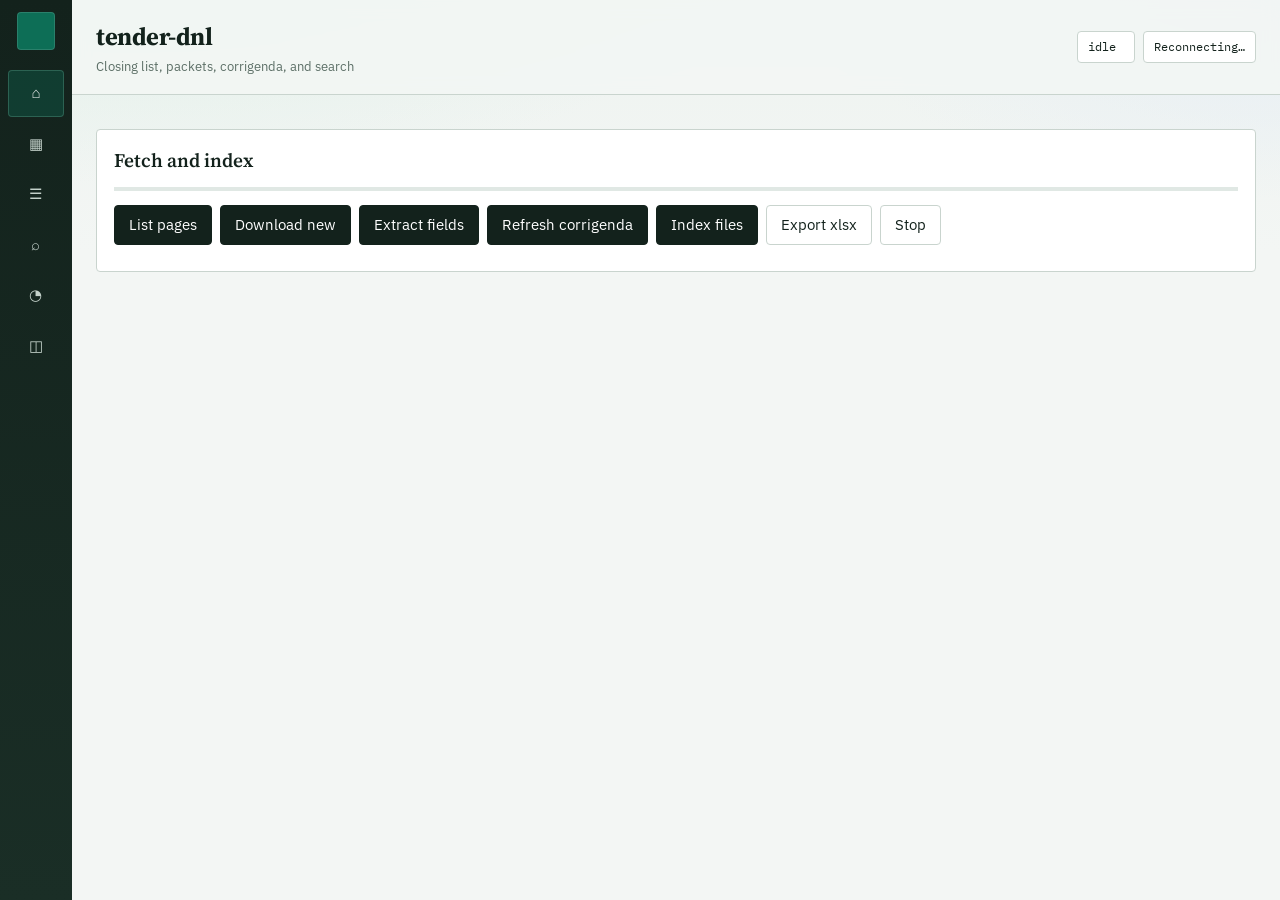
<file: static/index.html>
<!DOCTYPE html>
<html lang="en">
<head>
<meta charset="utf-8">
<meta name="viewport" content="width=device-width, initial-scale=1">
<title>tender-dnl</title>
<link rel="preconnect" href="https://fonts.googleapis.com">
<link rel="preconnect" href="https://fonts.gstatic.com" crossorigin>
<link href="https://fonts.googleapis.com/css2?family=IBM+Plex+Mono:wght@400;500&family=IBM+Plex+Sans:wght@400;500;600;650&family=Source+Serif+4:opsz,wght@8..60,600;8..60,700&display=swap" rel="stylesheet">
<link rel="stylesheet" href="/static/app.css?v=corr-map2">
</head>
<body>
<div class="app">
  <aside class="sidebar">
    <div class="sidebar-brand">
      <span class="mark" aria-hidden="true"></span>
      <div>
        <strong>tender-dnl</strong>
        <span>TN GePNIC ops</span>
      </div>
    </div>
    <p class="nav-label">Workspace</p>
    <nav>
      <button class="active" data-tab="overview" title="Overview">
        <span class="nav-icon" aria-hidden="true">⌂</span><span class="nav-text">Overview</span>
      </button>
      <button data-tab="departments" title="Departments">
        <span class="nav-icon" aria-hidden="true">▦</span><span class="nav-text">Departments</span>
      </button>
      <button data-tab="tenders" title="Tenders">
        <span class="nav-icon" aria-hidden="true">☰</span><span class="nav-text">Tenders</span>
      </button>
      <button data-tab="files" title="Files">
        <span class="nav-icon" aria-hidden="true">⌕</span><span class="nav-text">Files</span>
      </button>
      <button data-tab="usage" title="Usage">
        <span class="nav-icon" aria-hidden="true">◔</span><span class="nav-text">Usage</span>
      </button>
      <a class="nav-link" href="/static/information-map.html" title="Information map">
        <span class="nav-icon" aria-hidden="true">◫</span><span class="nav-text">Info map</span>
      </a>
    </nav>
  </aside>
  <div class="workspace">
    <header class="top">
      <div class="brand">
        <h1>tender-dnl</h1>
        <p>Closing list, packets, corrigenda, and search</p>
      </div>
      <div class="top-status">
        <button type="button" id="job-chip" class="job-chip" title="Open Overview">
          <span id="job-chip-phase">idle</span>
          <span id="job-chip-progress"></span>
        </button>
        <div id="live" class="live">Connecting…</div>
      </div>
    </header>
    <main>
      <section id="overview" class="panel active">
        <div class="stats" id="stats"></div>
        <section class="card job">
          <div class="card-head">
            <h2>Fetch and index</h2>
            <p id="job-phase"></p>
          </div>
          <div class="progress-track" aria-hidden="true">
            <div id="job-progress" class="progress-fill"></div>
          </div>
          <div class="actions">
            <button id="list" type="button">List pages</button>
            <button id="download" type="button">Download new</button>
            <button id="extract" type="button">Extract fields</button>
            <button id="corr-refresh" type="button">Refresh corrigenda</button>
            <button id="index" type="button">Index files</button>
            <button id="export" type="button" class="secondary">Export xlsx</button>
            <button id="stop" type="button" class="secondary">Stop</button>
          </div>
          <p id="job-detail"></p>
        </section>
      </section>
      <section id="departments" class="panel">
        <div id="dept-list" class="dept-pane">
          <div class="search-bar">
            <input id="dept-filter" type="search" placeholder="Filter departments" autocomplete="off">
          </div>
          <p id="dept-meta" class="muted"></p>
          <div class="dept-grid" id="dept-grid"></div>
        </div>
        <div id="dept-detail" class="dept-pane" hidden>
          <div class="dept-toolbar">
            <button type="button" class="secondary" id="dept-back">All departments</button>
            <div>
              <h2 id="dept-title"></h2>
              <p id="dept-summary" class="muted"></p>
            </div>
          </div>
          <div class="filters">
            <label>Stage
              <select id="dept-lifecycle">
                <option value="">All</option>
                <option value="open">Open</option>
                <option value="closing_soon">Closing soon</option>
                <option value="expired">Expired</option>
              </select>
            </label>
          </div>
          <div class="layout">
            <section class="card table-card">
              <table>
                <thead>
                  <tr>
                    <th>Tender</th>
                    <th>Published</th>
                    <th>Closing</th>
                    <th>Opening</th>
                    <th>Stage</th>
                    <th>Packet</th>
                  </tr>
                </thead>
                <tbody id="dept-rows"></tbody>
              </table>
            </section>
            <section class="card files-card" id="dept-packet">
              <h2>Packet</h2>
              <p class="muted">Select a tender to see extracted files.</p>
            </section>
          </div>
          <div class="pager">
            <button id="dept-prev" type="button" class="secondary">Previous</button>
            <span id="dept-pageinfo"></span>
            <button id="dept-next" type="button" class="secondary">Next</button>
          </div>
        </div>
      </section>
      <section id="tenders" class="panel">
        <div class="filters tender-filters">
          <label class="filter-search">Search
            <input id="tender-q" type="search" placeholder="ID, title, or organisation" autocomplete="off">
          </label>
          <label>Stage
            <select id="lifecycle">
              <option value="">All</option>
              <option value="open">Open</option>
              <option value="closing_soon">Closing soon</option>
              <option value="expired">Expired</option>
            </select>
          </label>
          <label>Packet
            <select id="packet-status">
              <option value="downloaded" selected>Downloaded</option>
              <option value="extracted">Extracted</option>
              <option value="failed">Failed</option>
              <option value="">All</option>
            </select>
          </label>
          <label>Closing
            <select id="closing-preset">
              <option value="">Any</option>
              <option value="7">Next 7 days</option>
              <option value="30">Next 30 days</option>
              <option value="custom">Custom range</option>
            </select>
          </label>
          <label id="closing-from-wrap" hidden>From
            <input type="date" id="closing_from">
          </label>
          <label id="closing-to-wrap" hidden>To
            <input type="date" id="closing_to">
          </label>
          <button id="tender-clear" type="button" class="secondary">Clear</button>
        </div>
        <p id="tender-meta" class="muted"></p>
        <div id="tender-cards" class="tender-cards"></div>
        <div class="pager">
          <button id="prev" type="button" class="secondary">Previous</button>
          <span id="pageinfo"></span>
          <button id="next" type="button" class="secondary">Next</button>
        </div>
      </section>
      <section id="files" class="panel">
        <form id="search-form" class="command-search">
          <label class="command-field">
            <span class="command-hint">/</span>
            <input id="query" type="search" placeholder="Search file names and document text" autocomplete="off">
          </label>
          <label class="check"><input id="include-expired" type="checkbox"> Include expired</label>
          <button type="submit">Search</button>
        </form>
        <div class="chip-row" id="stage-chips">
          <button type="button" class="chip active" data-lifecycle="">All stages</button>
          <button type="button" class="chip" data-lifecycle="open">Open</button>
          <button type="button" class="chip" data-lifecycle="closing_soon">Closing soon</button>
          <button type="button" class="chip" data-lifecycle="expired">Expired</button>
        </div>
        <div class="chip-row" id="extension-chips"></div>
        <p id="search-meta" class="muted"></p>
        <div class="charts" id="search-charts" hidden>
          <section class="card chart-card">
            <h3>By stage</h3>
            <div id="chart-lifecycle" class="bars"></div>
          </section>
          <section class="card chart-card">
            <h3>By file type</h3>
            <div id="chart-extension" class="bars"></div>
          </section>
          <section class="card chart-card">
            <h3>By organisation</h3>
            <div id="chart-organisation" class="bars"></div>
          </section>
        </div>
        <div class="search-layout">
          <div id="results" class="results-list"></div>
          <aside class="card detail-pane" id="detail-pane">
            <h2>File detail</h2>
            <p class="muted">Select a matching file to inspect it.</p>
          </aside>
        </div>
        <div class="pager" id="search-pager" hidden>
          <button id="search-prev" type="button" class="secondary">Previous</button>
          <span id="search-pageinfo"></span>
          <button id="search-next" type="button" class="secondary">Next</button>
        </div>
      </section>
      <section id="usage" class="panel">
        <div class="usage-stack" id="usage-root">
          <p class="usage-intro muted">External services and local infrastructure this stack depends on, with live usage where we track it.</p>
          <div class="dep-grid" id="dep-grid"></div>
          <section class="usage-table-wrap" id="captcha-wrap">
            <h3>2Captcha — images by day</h3>
            <div id="captcha"></div>
          </section>
        </div>
      </section>
    </main>
  </div>
</div>
<dialog id="corr-dialog" class="corr-dialog">
  <div class="corr-dialog-head">
    <div>
      <h2 id="corr-dialog-title">Corrigendum</h2>
      <p id="corr-dialog-summary" class="muted"></p>
    </div>
    <button type="button" class="secondary" id="corr-dialog-close">Close</button>
  </div>
  <div id="corr-dialog-body"></div>
</dialog>
<script src="/static/app.js?v=corr-map2"></script>
</body>
</html>
</file>
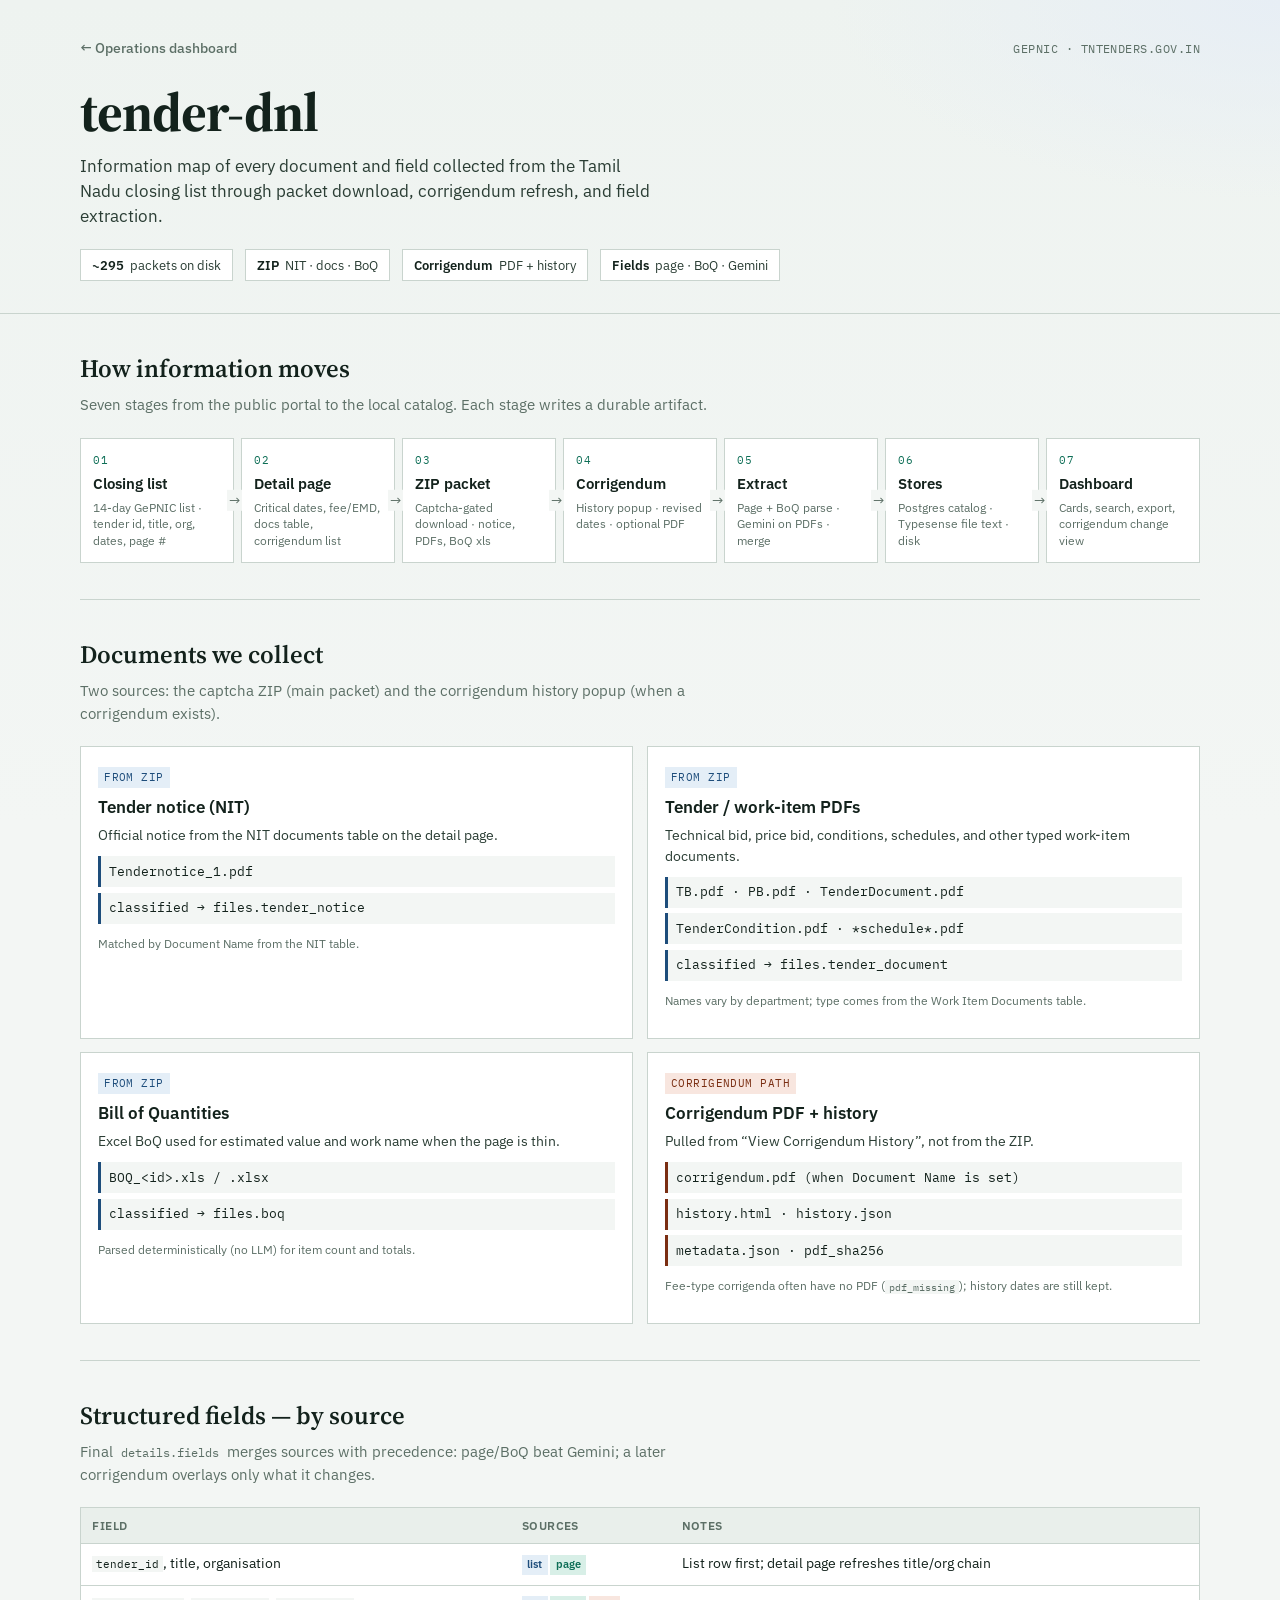
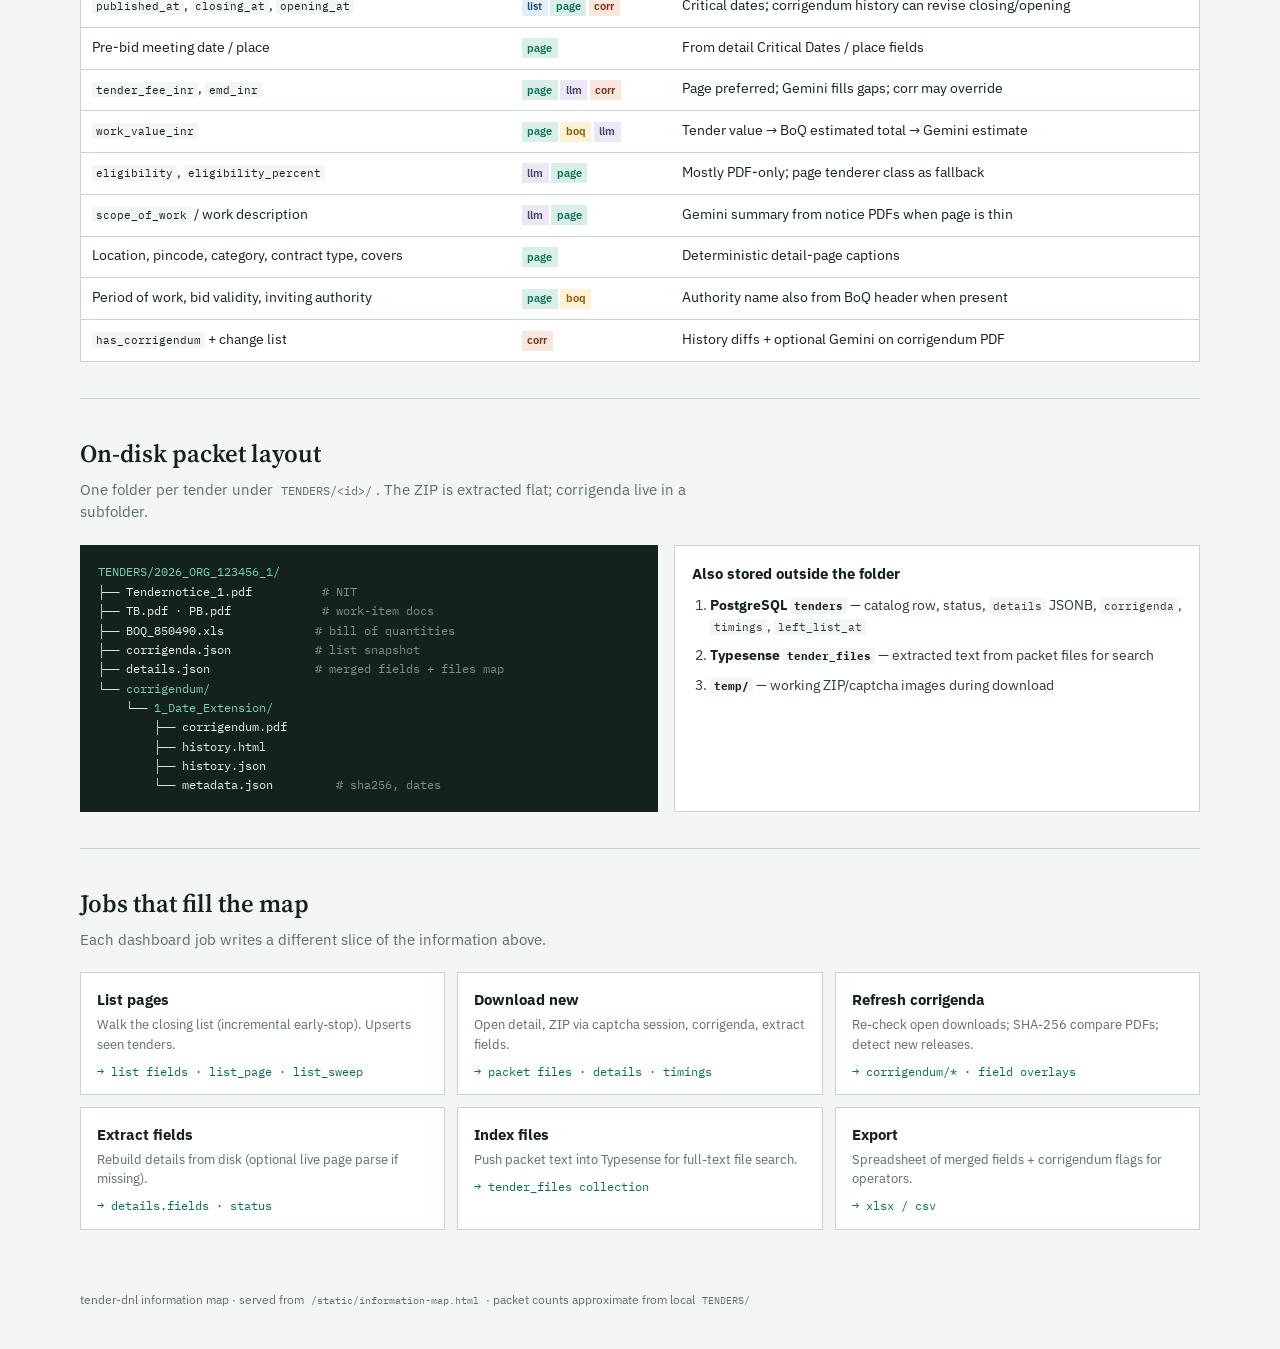
<file: static/information-map.html>
<!DOCTYPE html>
<html lang="en">
<head>
<meta charset="utf-8">
<meta name="viewport" content="width=device-width, initial-scale=1">
<title>tender-dnl — information map</title>
<link rel="preconnect" href="https://fonts.googleapis.com">
<link rel="preconnect" href="https://fonts.gstatic.com" crossorigin>
<link href="https://fonts.googleapis.com/css2?family=IBM+Plex+Mono:wght@400;500&family=IBM+Plex+Sans:wght@400;500;600&family=Source+Serif+4:opsz,wght@8..60,600;8..60,700&display=swap" rel="stylesheet">
<style>
  :root {
    --ink: #13221c;
    --ink-soft: #2a3d34;
    --muted: #5c6f66;
    --line: #c9d4ce;
    --paper: #f3f6f4;
    --panel: #ffffff;
    --accent: #0d6e56;
    --accent-soft: #d8efe7;
    --warn: #8a5a00;
    --warn-soft: #fff1d6;
    --doc: #1e4d7b;
    --doc-soft: #e4eef7;
    --corr: #7a2e12;
    --corr-soft: #f8e6df;
    --meta: #4a3f6b;
    --meta-soft: #ebe7f4;
    --shadow: 0 1px 0 rgba(19, 34, 28, 0.06);
  }

  * { box-sizing: border-box; margin: 0; padding: 0; }
  html { scroll-behavior: smooth; }
  body {
    font-family: "IBM Plex Sans", system-ui, sans-serif;
    color: var(--ink);
    background:
      radial-gradient(1200px 500px at 10% -10%, #dff0e8 0%, transparent 55%),
      radial-gradient(900px 400px at 100% 0%, #e7eef5 0%, transparent 50%),
      linear-gradient(180deg, #eef3f0 0%, var(--paper) 28%, var(--paper) 100%);
    line-height: 1.5;
    min-height: 100vh;
  }

  a { color: var(--accent); text-decoration: none; }
  a:hover { text-decoration: underline; }

  .wrap {
    width: min(1120px, calc(100% - 2rem));
    margin: 0 auto;
  }

  /* —— hero —— */
  .hero {
    padding: 2.4rem 0 2rem;
    border-bottom: 1px solid var(--line);
  }
  .hero-top {
    display: flex;
    justify-content: space-between;
    align-items: baseline;
    gap: 1rem;
    margin-bottom: 1.6rem;
  }
  .back {
    font-size: 0.85rem;
    color: var(--muted);
    font-weight: 500;
  }
  .stamp {
    font-family: "IBM Plex Mono", monospace;
    font-size: 0.72rem;
    letter-spacing: 0.04em;
    color: var(--muted);
    text-transform: uppercase;
  }
  .brand {
    font-family: "Source Serif 4", Georgia, serif;
    font-size: clamp(2.4rem, 5vw, 3.4rem);
    font-weight: 700;
    letter-spacing: -0.02em;
    line-height: 1.05;
    color: var(--ink);
  }
  .lede {
    margin-top: 0.75rem;
    max-width: 36rem;
    font-size: 1.05rem;
    color: var(--ink-soft);
  }
  .cta-row {
    margin-top: 1.25rem;
    display: flex;
    flex-wrap: wrap;
    gap: 0.5rem 0.75rem;
  }
  .chip {
    display: inline-flex;
    align-items: center;
    gap: 0.35rem;
    padding: 0.35rem 0.7rem;
    border: 1px solid var(--line);
    background: var(--panel);
    font-size: 0.8rem;
    color: var(--ink-soft);
  }
  .chip b { color: var(--ink); font-weight: 600; }

  /* —— sections —— */
  section {
    padding: 2.25rem 0;
    border-bottom: 1px solid var(--line);
  }
  section:last-of-type { border-bottom: 0; }
  h2 {
    font-family: "Source Serif 4", Georgia, serif;
    font-size: 1.55rem;
    font-weight: 600;
    margin-bottom: 0.35rem;
  }
  .section-lede {
    color: var(--muted);
    font-size: 0.95rem;
    max-width: 40rem;
    margin-bottom: 1.35rem;
  }

  /* —— flow —— */
  .flow {
    display: grid;
    grid-template-columns: repeat(7, minmax(0, 1fr));
    gap: 0.45rem;
    align-items: stretch;
  }
  @media (max-width: 900px) {
    .flow { grid-template-columns: 1fr 1fr; }
  }
  @media (max-width: 520px) {
    .flow { grid-template-columns: 1fr; }
  }
  .stage {
    background: var(--panel);
    border: 1px solid var(--line);
    padding: 0.85rem 0.75rem;
    min-height: 7.5rem;
    position: relative;
  }
  .stage::after {
    content: "→";
    position: absolute;
    right: -0.55rem;
    top: 50%;
    transform: translateY(-50%);
    color: var(--muted);
    font-size: 0.85rem;
    z-index: 1;
    background: var(--paper);
    width: 0.9rem;
    text-align: center;
  }
  .stage:last-child::after,
  .flow .stage:nth-child(7)::after { content: none; }
  @media (max-width: 900px) {
    .stage::after { content: none; }
  }
  .stage .n {
    font-family: "IBM Plex Mono", monospace;
    font-size: 0.68rem;
    color: var(--accent);
    letter-spacing: 0.06em;
  }
  .stage h3 {
    font-size: 0.92rem;
    font-weight: 600;
    margin: 0.25rem 0 0.35rem;
  }
  .stage p {
    font-size: 0.75rem;
    color: var(--muted);
    line-height: 1.35;
  }

  /* —— doc grid —— */
  .doc-grid {
    display: grid;
    grid-template-columns: repeat(2, minmax(0, 1fr));
    gap: 0.85rem;
  }
  @media (max-width: 720px) {
    .doc-grid { grid-template-columns: 1fr; }
  }
  .doc {
    background: var(--panel);
    border: 1px solid var(--line);
    padding: 1rem 1.05rem 1.1rem;
  }
  .doc .tag {
    display: inline-block;
    font-family: "IBM Plex Mono", monospace;
    font-size: 0.68rem;
    letter-spacing: 0.04em;
    text-transform: uppercase;
    padding: 0.15rem 0.4rem;
    margin-bottom: 0.45rem;
  }
  .tag.zip { background: var(--doc-soft); color: var(--doc); }
  .tag.corr { background: var(--corr-soft); color: var(--corr); }
  .tag.meta { background: var(--meta-soft); color: var(--meta); }
  .tag.page { background: var(--accent-soft); color: var(--accent); }
  .doc h3 {
    font-size: 1.05rem;
    font-weight: 600;
    margin-bottom: 0.3rem;
  }
  .doc p {
    font-size: 0.86rem;
    color: var(--ink-soft);
    margin-bottom: 0.65rem;
  }
  .doc ul {
    list-style: none;
    display: flex;
    flex-direction: column;
    gap: 0.35rem;
  }
  .doc li {
    font-size: 0.82rem;
    padding: 0.35rem 0.5rem;
    background: var(--paper);
    border-left: 3px solid var(--line);
    font-family: "IBM Plex Mono", monospace;
  }
  .doc.zip li { border-left-color: var(--doc); }
  .doc.corr li { border-left-color: var(--corr); }
  .doc.meta li { border-left-color: var(--meta); }
  .doc .note {
    margin-top: 0.65rem;
    font-size: 0.78rem;
    color: var(--muted);
  }

  /* —— sources table —— */
  table {
    width: 100%;
    border-collapse: collapse;
    background: var(--panel);
    border: 1px solid var(--line);
    font-size: 0.86rem;
  }
  th, td {
    text-align: left;
    padding: 0.55rem 0.7rem;
    border-bottom: 1px solid var(--line);
    vertical-align: top;
  }
  th {
    font-size: 0.72rem;
    text-transform: uppercase;
    letter-spacing: 0.04em;
    color: var(--muted);
    font-weight: 600;
    background: #e9efeb;
  }
  tr:last-child td { border-bottom: 0; }
  .src {
    display: inline-block;
    font-size: 0.7rem;
    font-weight: 600;
    padding: 0.1rem 0.35rem;
    margin: 0.1rem 0.15rem 0.1rem 0;
    white-space: nowrap;
  }
  .src.page { background: var(--accent-soft); color: var(--accent); }
  .src.boq { background: var(--warn-soft); color: var(--warn); }
  .src.llm { background: var(--meta-soft); color: var(--meta); }
  .src.corr { background: var(--corr-soft); color: var(--corr); }
  .src.list { background: var(--doc-soft); color: var(--doc); }
  code {
    font-family: "IBM Plex Mono", monospace;
    font-size: 0.8em;
    background: var(--paper);
    padding: 0.05rem 0.25rem;
  }

  /* —— disk tree —— */
  .layout {
    display: grid;
    grid-template-columns: 1.1fr 1fr;
    gap: 1rem;
  }
  @media (max-width: 800px) {
    .layout { grid-template-columns: 1fr; }
  }
  .tree {
    background: var(--ink);
    color: #d7e4dd;
    padding: 1.1rem 1.15rem;
    font-family: "IBM Plex Mono", monospace;
    font-size: 0.78rem;
    line-height: 1.55;
    overflow-x: auto;
  }
  .tree .dir { color: #7dceb4; }
  .tree .file { color: #e8f0eb; }
  .tree .cmt { color: #7a9087; }
  .legend {
    background: var(--panel);
    border: 1px solid var(--line);
    padding: 1rem 1.05rem;
  }
  .legend h3 {
    font-size: 0.95rem;
    margin-bottom: 0.65rem;
  }
  .legend ol {
    margin-left: 1.1rem;
    display: flex;
    flex-direction: column;
    gap: 0.55rem;
    font-size: 0.86rem;
    color: var(--ink-soft);
  }
  .legend li strong { color: var(--ink); }

  /* —— jobs —— */
  .jobs {
    display: grid;
    grid-template-columns: repeat(3, minmax(0, 1fr));
    gap: 0.75rem;
  }
  @media (max-width: 800px) {
    .jobs { grid-template-columns: 1fr; }
  }
  .job {
    background: var(--panel);
    border: 1px solid var(--line);
    padding: 0.9rem 1rem;
  }
  .job h3 {
    font-size: 0.95rem;
    margin-bottom: 0.3rem;
  }
  .job p {
    font-size: 0.8rem;
    color: var(--muted);
  }
  .job .out {
    margin-top: 0.55rem;
    font-family: "IBM Plex Mono", monospace;
    font-size: 0.72rem;
    color: var(--accent);
  }

  footer {
    padding: 1.5rem 0 2.5rem;
    font-size: 0.78rem;
    color: var(--muted);
  }
</style>
</head>
<body>
  <header class="hero">
    <div class="wrap">
      <div class="hero-top">
        <a class="back" href="/">← Operations dashboard</a>
        <span class="stamp">GePNIC · tntenders.gov.in</span>
      </div>
      <div class="brand">tender-dnl</div>
      <p class="lede">
        Information map of every document and field collected from the
        Tamil Nadu closing list through packet download, corrigendum refresh,
        and field extraction.
      </p>
      <div class="cta-row">
        <span class="chip"><b>~295</b> packets on disk</span>
        <span class="chip"><b>ZIP</b> NIT · docs · BoQ</span>
        <span class="chip"><b>Corrigendum</b> PDF + history</span>
        <span class="chip"><b>Fields</b> page · BoQ · Gemini</span>
      </div>
    </div>
  </header>

  <main class="wrap">
    <section id="flow">
      <h2>How information moves</h2>
      <p class="section-lede">
        Seven stages from the public portal to the local catalog.
        Each stage writes a durable artifact.
      </p>
      <div class="flow" role="list">
        <article class="stage" role="listitem">
          <div class="n">01</div>
          <h3>Closing list</h3>
          <p>14-day GePNIC list · tender id, title, org, dates, page #</p>
        </article>
        <article class="stage" role="listitem">
          <div class="n">02</div>
          <h3>Detail page</h3>
          <p>Critical dates, fee/EMD, docs table, corrigendum list</p>
        </article>
        <article class="stage" role="listitem">
          <div class="n">03</div>
          <h3>ZIP packet</h3>
          <p>Captcha-gated download · notice, PDFs, BoQ xls</p>
        </article>
        <article class="stage" role="listitem">
          <div class="n">04</div>
          <h3>Corrigendum</h3>
          <p>History popup · revised dates · optional PDF</p>
        </article>
        <article class="stage" role="listitem">
          <div class="n">05</div>
          <h3>Extract</h3>
          <p>Page + BoQ parse · Gemini on PDFs · merge</p>
        </article>
        <article class="stage" role="listitem">
          <div class="n">06</div>
          <h3>Stores</h3>
          <p>Postgres catalog · Typesense file text · disk</p>
        </article>
        <article class="stage" role="listitem">
          <div class="n">07</div>
          <h3>Dashboard</h3>
          <p>Cards, search, export, corrigendum change view</p>
        </article>
      </div>
    </section>

    <section id="documents">
      <h2>Documents we collect</h2>
      <p class="section-lede">
        Two sources: the captcha ZIP (main packet) and the corrigendum history
        popup (when a corrigendum exists).
      </p>
      <div class="doc-grid">
        <article class="doc zip">
          <span class="tag zip">From ZIP</span>
          <h3>Tender notice (NIT)</h3>
          <p>Official notice from the NIT documents table on the detail page.</p>
          <ul>
            <li>Tendernotice_1.pdf</li>
            <li>classified → files.tender_notice</li>
          </ul>
          <p class="note">Matched by Document Name from the NIT table.</p>
        </article>

        <article class="doc zip">
          <span class="tag zip">From ZIP</span>
          <h3>Tender / work-item PDFs</h3>
          <p>Technical bid, price bid, conditions, schedules, and other typed work-item documents.</p>
          <ul>
            <li>TB.pdf · PB.pdf · TenderDocument.pdf</li>
            <li>TenderCondition.pdf · *schedule*.pdf</li>
            <li>classified → files.tender_document</li>
          </ul>
          <p class="note">Names vary by department; type comes from the Work Item Documents table.</p>
        </article>

        <article class="doc zip">
          <span class="tag zip">From ZIP</span>
          <h3>Bill of Quantities</h3>
          <p>Excel BoQ used for estimated value and work name when the page is thin.</p>
          <ul>
            <li>BOQ_&lt;id&gt;.xls / .xlsx</li>
            <li>classified → files.boq</li>
          </ul>
          <p class="note">Parsed deterministically (no LLM) for item count and totals.</p>
        </article>

        <article class="doc corr">
          <span class="tag corr">Corrigendum path</span>
          <h3>Corrigendum PDF + history</h3>
          <p>Pulled from “View Corrigendum History”, not from the ZIP.</p>
          <ul>
            <li>corrigendum.pdf (when Document Name is set)</li>
            <li>history.html · history.json</li>
            <li>metadata.json · pdf_sha256</li>
          </ul>
          <p class="note">Fee-type corrigenda often have no PDF (<code>pdf_missing</code>); history dates are still kept.</p>
        </article>
      </div>
    </section>

    <section id="fields">
      <h2>Structured fields — by source</h2>
      <p class="section-lede">
        Final <code>details.fields</code> merges sources with precedence:
        page/BoQ beat Gemini; a later corrigendum overlays only what it changes.
      </p>
      <table>
        <thead>
          <tr>
            <th>Field</th>
            <th>Sources</th>
            <th>Notes</th>
          </tr>
        </thead>
        <tbody>
          <tr>
            <td><code>tender_id</code>, title, organisation</td>
            <td><span class="src list">list</span><span class="src page">page</span></td>
            <td>List row first; detail page refreshes title/org chain</td>
          </tr>
          <tr>
            <td><code>published_at</code>, <code>closing_at</code>, <code>opening_at</code></td>
            <td><span class="src list">list</span><span class="src page">page</span><span class="src corr">corr</span></td>
            <td>Critical dates; corrigendum history can revise closing/opening</td>
          </tr>
          <tr>
            <td>Pre-bid meeting date / place</td>
            <td><span class="src page">page</span></td>
            <td>From detail Critical Dates / place fields</td>
          </tr>
          <tr>
            <td><code>tender_fee_inr</code>, <code>emd_inr</code></td>
            <td><span class="src page">page</span><span class="src llm">llm</span><span class="src corr">corr</span></td>
            <td>Page preferred; Gemini fills gaps; corr may override</td>
          </tr>
          <tr>
            <td><code>work_value_inr</code></td>
            <td><span class="src page">page</span><span class="src boq">boq</span><span class="src llm">llm</span></td>
            <td>Tender value → BoQ estimated total → Gemini estimate</td>
          </tr>
          <tr>
            <td><code>eligibility</code>, <code>eligibility_percent</code></td>
            <td><span class="src llm">llm</span><span class="src page">page</span></td>
            <td>Mostly PDF-only; page tenderer class as fallback</td>
          </tr>
          <tr>
            <td><code>scope_of_work</code> / work description</td>
            <td><span class="src llm">llm</span><span class="src page">page</span></td>
            <td>Gemini summary from notice PDFs when page is thin</td>
          </tr>
          <tr>
            <td>Location, pincode, category, contract type, covers</td>
            <td><span class="src page">page</span></td>
            <td>Deterministic detail-page captions</td>
          </tr>
          <tr>
            <td>Period of work, bid validity, inviting authority</td>
            <td><span class="src page">page</span><span class="src boq">boq</span></td>
            <td>Authority name also from BoQ header when present</td>
          </tr>
          <tr>
            <td><code>has_corrigendum</code> + change list</td>
            <td><span class="src corr">corr</span></td>
            <td>History diffs + optional Gemini on corrigendum PDF</td>
          </tr>
        </tbody>
      </table>
    </section>

    <section id="disk">
      <h2>On-disk packet layout</h2>
      <p class="section-lede">
        One folder per tender under <code>TENDERS/&lt;id&gt;/</code>. The ZIP is
        extracted flat; corrigenda live in a subfolder.
      </p>
      <div class="layout">
        <pre class="tree"><span class="dir">TENDERS/2026_ORG_123456_1/</span>
├── <span class="file">Tendernotice_1.pdf</span>          <span class="cmt"># NIT</span>
├── <span class="file">TB.pdf</span> · <span class="file">PB.pdf</span>             <span class="cmt"># work-item docs</span>
├── <span class="file">BOQ_850490.xls</span>             <span class="cmt"># bill of quantities</span>
├── <span class="file">corrigenda.json</span>            <span class="cmt"># list snapshot</span>
├── <span class="file">details.json</span>               <span class="cmt"># merged fields + files map</span>
└── <span class="dir">corrigendum/</span>
    └── <span class="dir">1_Date_Extension/</span>
        ├── <span class="file">corrigendum.pdf</span>
        ├── <span class="file">history.html</span>
        ├── <span class="file">history.json</span>
        └── <span class="file">metadata.json</span>         <span class="cmt"># sha256, dates</span></pre>
        <div class="legend">
          <h3>Also stored outside the folder</h3>
          <ol>
            <li><strong>PostgreSQL <code>tenders</code></strong> — catalog row, status, <code>details</code> JSONB, <code>corrigenda</code>, <code>timings</code>, <code>left_list_at</code></li>
            <li><strong>Typesense <code>tender_files</code></strong> — extracted text from packet files for search</li>
            <li><strong><code>temp/</code></strong> — working ZIP/captcha images during download</li>
          </ol>
        </div>
      </div>
    </section>

    <section id="jobs">
      <h2>Jobs that fill the map</h2>
      <p class="section-lede">Each dashboard job writes a different slice of the information above.</p>
      <div class="jobs">
        <article class="job">
          <h3>List pages</h3>
          <p>Walk the closing list (incremental early-stop). Upserts seen tenders.</p>
          <div class="out">→ list fields · list_page · list_sweep</div>
        </article>
        <article class="job">
          <h3>Download new</h3>
          <p>Open detail, ZIP via captcha session, corrigenda, extract fields.</p>
          <div class="out">→ packet files · details · timings</div>
        </article>
        <article class="job">
          <h3>Refresh corrigenda</h3>
          <p>Re-check open downloads; SHA-256 compare PDFs; detect new releases.</p>
          <div class="out">→ corrigendum/* · field overlays</div>
        </article>
        <article class="job">
          <h3>Extract fields</h3>
          <p>Rebuild details from disk (optional live page parse if missing).</p>
          <div class="out">→ details.fields · status</div>
        </article>
        <article class="job">
          <h3>Index files</h3>
          <p>Push packet text into Typesense for full-text file search.</p>
          <div class="out">→ tender_files collection</div>
        </article>
        <article class="job">
          <h3>Export</h3>
          <p>Spreadsheet of merged fields + corrigendum flags for operators.</p>
          <div class="out">→ xlsx / csv</div>
        </article>
      </div>
    </section>
  </main>

  <footer>
    <div class="wrap">
      tender-dnl information map · served from <code>/static/information-map.html</code>
      · packet counts approximate from local <code>TENDERS/</code>
    </div>
  </footer>
</body>
</html>
</file>
<file: static/app.css>
:root {
  color-scheme: light;
  --ink: #13221c;
  --ink-soft: #2a3d34;
  --muted: #5c6f66;
  --line: #c9d4ce;
  --paper: #f3f6f4;
  --panel: #ffffff;
  --accent: #0d6e56;
  --accent-soft: #d8efe7;
  --warn: #8a5a00;
  --warn-soft: #fff1d6;
  --doc: #1e4d7b;
  --doc-soft: #e4eef7;
  --corr: #7a2e12;
  --corr-soft: #f8e6df;
  --meta: #4a3f6b;
  --meta-soft: #ebe7f4;
  --danger: #9f1d14;
  --danger-soft: #fde8e6;
  --sidebar: #13221c;
  --sidebar-2: #1a2e26;
  --card: var(--panel);
  --navy: var(--ink);
  --navy-2: var(--sidebar-2);
  --teal: var(--accent);
  --shadow: none;
  --font-ui: "IBM Plex Sans", "Segoe UI", sans-serif;
  --font-display: "Source Serif 4", Georgia, serif;
  --font-mono: "IBM Plex Mono", ui-monospace, monospace;
  --motion: 160ms ease;
  --radius: 4px;
}
* { box-sizing: border-box; }
body {
  margin: 0;
  min-height: 100vh;
  font: 15px/1.5 var(--font-ui);
  color: var(--ink);
  background:
    radial-gradient(1200px 500px at 10% -10%, #dff0e8 0%, transparent 55%),
    radial-gradient(900px 400px at 100% 0%, #e7eef5 0%, transparent 50%),
    linear-gradient(180deg, #eef3f0 0%, var(--paper) 28%, var(--paper) 100%);
}
.app {
  display: grid;
  grid-template-columns: 72px 1fr;
  min-height: 100vh;
}
.sidebar {
  position: sticky;
  top: 0;
  z-index: 30;
  display: flex;
  flex-direction: column;
  gap: 8px;
  width: 72px;
  height: 100vh;
  padding: 12px 8px;
  align-items: center;
  overflow-x: hidden;
  overflow-y: auto;
  background: linear-gradient(180deg, var(--sidebar), var(--sidebar-2));
  color: #d7e4dd;
  transition: width var(--motion), padding var(--motion), align-items var(--motion);
}
.sidebar:hover,
.sidebar:focus-within {
  width: 232px;
  padding: 18px 14px;
  align-items: stretch;
}
.sidebar-brand {
  display: flex;
  gap: 12px;
  align-items: center;
  padding: 0 0 12px;
  width: 100%;
  justify-content: center;
}
.sidebar:hover .sidebar-brand,
.sidebar:focus-within .sidebar-brand {
  padding: 4px 8px 16px;
  justify-content: flex-start;
}
.sidebar-brand strong {
  display: block;
  font-family: var(--font-display);
  font-size: 17px;
  color: #fff;
  font-weight: 700;
}
.sidebar-brand span { font-size: 12px; color: #8aa397; }
.sidebar-brand div,
.nav-label,
.nav-text {
  display: none;
  white-space: nowrap;
}
.sidebar:hover .sidebar-brand div,
.sidebar:focus-within .sidebar-brand div,
.sidebar:hover .nav-label,
.sidebar:focus-within .nav-label,
.sidebar:hover .nav-text,
.sidebar:focus-within .nav-text {
  display: block;
}
.mark {
  width: 38px;
  height: 38px;
  border-radius: var(--radius);
  flex: 0 0 auto;
  background: var(--accent);
  border: 1px solid rgba(255, 255, 255, 0.12);
}
.nav-label {
  margin: 8px 10px 4px;
  font-family: var(--font-mono);
  font-size: 0.68rem;
  letter-spacing: 0.06em;
  text-transform: uppercase;
  color: #7a9087;
}
nav {
  display: flex;
  flex-direction: column;
  gap: 4px;
  width: 100%;
}
nav button, .actions button, .pager button, .command-search button, .search-bar button, select, input, .dept-card, .job-chip, .stat {
  font: inherit;
}
nav button,
nav a.nav-link {
  display: flex;
  align-items: center;
  justify-content: center;
  gap: 10px;
  text-align: left;
  border: 0;
  background: transparent;
  color: #d7e4dd;
  border-radius: var(--radius);
  padding: 12px 8px;
  cursor: pointer;
  width: 100%;
}
.sidebar:hover nav button,
.sidebar:focus-within nav button,
.sidebar:hover nav a.nav-link,
.sidebar:focus-within nav a.nav-link {
  justify-content: flex-start;
  padding: 11px 12px;
}
nav button:hover,
nav a.nav-link:hover {
  background: rgba(255, 255, 255, 0.08);
  text-decoration: none;
  color: #fff;
}
nav a.nav-link { text-decoration: none; color: #d7e4dd; }
nav button.active {
  background: rgba(13, 110, 86, 0.35);
  color: #fff;
  font-weight: 600;
  box-shadow: inset 0 0 0 1px rgba(125, 206, 180, 0.25);
}
.nav-icon {
  width: 1.4rem;
  text-align: center;
  opacity: 0.9;
  flex: 0 0 auto;
}
.workspace { display: flex; flex-direction: column; min-width: 0; }
.top {
  display: flex;
  justify-content: space-between;
  align-items: center;
  gap: 16px;
  padding: 1.1rem 1.5rem;
  border-bottom: 1px solid var(--line);
  background: rgba(243, 246, 244, 0.88);
  backdrop-filter: blur(8px);
  position: sticky;
  top: 0;
  z-index: 5;
}
.brand h1 {
  margin: 0;
  font-family: var(--font-display);
  font-size: 1.55rem;
  font-weight: 700;
  letter-spacing: -0.02em;
  color: var(--ink);
}
.brand p, .muted { color: var(--muted); font-size: 13px; }
.brand p { margin: 2px 0 0; }
.top-status { display: flex; gap: 8px; align-items: center; flex-wrap: wrap; }
.live, .job-chip {
  border-radius: var(--radius);
  padding: 6px 10px;
  font-size: 12px;
  border: 1px solid var(--line);
  background: var(--panel);
  font-family: var(--font-mono);
}
.job-chip {
  display: inline-flex;
  gap: 8px;
  align-items: center;
  cursor: pointer;
  color: var(--ink);
}
.job-chip.busy {
  border-color: #9fc9ba;
  background: var(--accent-soft);
  color: var(--accent);
}
.job-chip.busy #job-chip-phase::before {
  content: "";
  display: inline-block;
  width: 7px;
  height: 7px;
  margin-right: 6px;
  border-radius: 50%;
  background: var(--accent);
  animation: pulse 1.1s ease infinite;
}
main { padding: 1.25rem 1.5rem 2.25rem; }
.panel { display: none; }
.panel.active {
  display: block;
  animation: panel-in var(--motion) both;
}
h1, h2, h3, p { margin: 0; }
h2 {
  font-family: var(--font-display);
  font-weight: 600;
  font-size: 1.2rem;
}
.stats {
  display: grid;
  grid-template-columns: repeat(auto-fit, minmax(140px, 1fr));
  gap: 10px;
  margin-bottom: 14px;
}
.stat {
  background: var(--panel);
  border: 1px solid var(--line);
  border-radius: var(--radius);
  padding: 12px 14px;
  cursor: pointer;
  text-align: left;
  transition: border-color var(--motion);
}
.stat:hover, .stat:focus-visible {
  border-color: var(--accent);
  outline: none;
}
.stat span {
  display: block;
  color: var(--muted);
  font-size: 0.72rem;
  font-family: var(--font-mono);
  letter-spacing: 0.04em;
  text-transform: uppercase;
}
.stat strong {
  display: block;
  margin-top: 4px;
  font-size: 1.65rem;
  font-weight: 650;
  font-variant-numeric: tabular-nums;
  color: var(--ink);
}
.card {
  background: var(--panel);
  border: 1px solid var(--line);
  border-radius: var(--radius);
  padding: 1rem 1.05rem;
}
.card-head {
  display: flex;
  justify-content: space-between;
  gap: 12px;
  align-items: baseline;
  margin-bottom: 12px;
}
.card-head p {
  color: var(--muted);
  text-transform: uppercase;
  font-family: var(--font-mono);
  font-size: 0.72rem;
  letter-spacing: 0.04em;
}
.progress-track {
  height: 4px;
  border-radius: 0;
  background: #e0e8e4;
  overflow: hidden;
  margin: 0 0 14px;
}
.progress-fill {
  height: 100%;
  width: 0;
  background: var(--accent);
  transition: width 220ms ease;
}
.progress-fill.busy { animation: progress-pulse 1.4s ease infinite; }
.actions, .filters, .search-bar, .pager, .command-search {
  display: flex;
  gap: 8px;
  flex-wrap: wrap;
  align-items: end;
}
.actions { margin-bottom: 10px; }
.actions button, .command-search button, .search-bar button, .pager button {
  border: 1px solid var(--ink);
  background: var(--ink);
  color: #fff;
  border-radius: var(--radius);
  padding: 8px 14px;
  cursor: pointer;
}
.actions button.secondary, .pager button, .dept-toolbar .secondary {
  background: var(--panel);
  color: var(--ink);
  border-color: var(--line);
}
.actions button:hover:not(:disabled),
.command-search button:hover:not(:disabled) {
  background: var(--accent);
  border-color: var(--accent);
}
.actions button.secondary:hover:not(:disabled),
.pager button:hover:not(:disabled) {
  border-color: var(--accent);
  color: var(--accent);
  background: var(--panel);
}
button:disabled { opacity: 0.45; cursor: default; }
#job-detail { color: var(--muted); font-size: 0.9rem; }
.filters label, .search-bar, .command-search { margin-bottom: 12px; }
label { display: grid; gap: 4px; font-size: 12px; color: var(--muted); }
label.check {
  display: flex;
  align-items: center;
  gap: 6px;
  font-size: 14px;
  color: var(--ink);
}
input, select {
  padding: 8px 10px;
  border: 1px solid var(--line);
  border-radius: var(--radius);
  background: #fff;
  color: var(--ink);
}
.command-search { align-items: center; }
.command-field {
  position: relative;
  flex: 1;
  min-width: 240px;
  display: block;
}
.command-hint {
  position: absolute;
  left: 12px;
  top: 50%;
  transform: translateY(-50%);
  width: 22px;
  height: 22px;
  border-radius: var(--radius);
  border: 1px solid var(--line);
  display: grid;
  place-items: center;
  font-size: 12px;
  font-family: var(--font-mono);
  color: var(--muted);
  background: var(--paper);
  pointer-events: none;
}
.command-field input {
  width: 100%;
  padding-left: 42px;
  min-height: 44px;
  font-size: 15px;
}
.search-bar input { flex: 1; min-width: 220px; }
.layout { display: grid; grid-template-columns: 1.5fr 0.8fr; gap: 14px; }
.table-card, .files-card { padding: 0; overflow: auto; max-height: 70vh; }
table { width: 100%; border-collapse: collapse; }
th, td {
  text-align: left;
  padding: 10px 12px;
  border-bottom: 1px solid var(--line);
  vertical-align: top;
}
th {
  font-size: 0.72rem;
  font-family: var(--font-mono);
  letter-spacing: 0.04em;
  text-transform: uppercase;
  color: var(--muted);
  position: sticky;
  top: 0;
  background: #e9efeb;
  z-index: 1;
}
tr { cursor: pointer; transition: background 120ms ease; }
tr:hover { background: #eef4f1; }
tr.active {
  background: var(--accent-soft);
  box-shadow: inset 3px 0 0 var(--accent);
}
.pill {
  display: inline-block;
  font-size: 0.72rem;
  font-family: var(--font-mono);
  border-radius: var(--radius);
  padding: 2px 7px;
  background: var(--paper);
  color: var(--ink-soft);
  border: 1px solid var(--line);
}
.pill.open, .pill.downloaded { background: var(--accent-soft); color: var(--accent); border-color: #9fc9ba; }
.pill.closing_soon, .pill.downloading, .pill.indexing, .pill.corr_refresh, .pill.extracting {
  background: var(--warn-soft); color: var(--warn); border-color: #e6d3a0;
}
.pill.expired, .pill.failed { background: var(--danger-soft); color: var(--danger); border-color: #efc4bf; }
.pill.corrigendum { background: var(--corr-soft); color: var(--corr); border-color: #e5b9a8; }
.pager { margin-top: 12px; }
.files-card { padding: 16px; }
.files-card h2 { font-size: 1.05rem; margin-bottom: 6px; }

.tender-filters {
  position: sticky;
  top: 72px;
  z-index: 4;
  background: rgba(243, 246, 244, 0.94);
  backdrop-filter: blur(8px);
  padding: 10px 0 6px;
  margin: 0 0 4px;
  align-items: flex-end;
  border-bottom: 1px solid transparent;
}
.tender-filters .filter-search { flex: 1 1 220px; min-width: 180px; }
.tender-filters label { display: flex; flex-direction: column; gap: 4px; font-size: 12px; color: var(--muted); }
.tender-filters label[hidden] { display: none !important; }
.tender-filters input,
.tender-filters select {
  min-height: 36px;
  border: 1px solid var(--line);
  border-radius: var(--radius);
  padding: 6px 10px;
  background: #fff;
  color: var(--ink);
}
#tender-meta { margin: 4px 0 12px; }
.tender-cards { display: flex; flex-direction: column; gap: 14px; }
.tender-card {
  background: var(--panel);
  border: 1px solid var(--line);
  border-radius: var(--radius);
  overflow: hidden;
}
.card-source-key {
  display: flex;
  flex-wrap: wrap;
  align-items: center;
  gap: 6px;
  padding: 6px 10px;
  font-size: 0.68rem;
  font-family: var(--font-mono);
  color: var(--muted);
  border-bottom: 1px solid var(--line);
  background: rgba(255, 255, 255, 0.55);
}
.src-legend { margin-top: 4px; }
.src-chip {
  display: inline-block;
  padding: 1px 6px;
  border-radius: 3px;
  border: 1px solid rgba(19, 34, 28, 0.12);
  background: rgba(255, 255, 255, 0.7);
  color: var(--muted);
  font-size: 0.62rem;
  font-family: var(--font-mono);
  font-weight: 500;
  letter-spacing: 0.02em;
  text-transform: uppercase;
  line-height: 1.4;
}
.src-chip.src-page { border-color: rgba(90, 110, 80, 0.35); color: #4a5c44; }
.src-chip.src-boq { border-color: rgba(70, 110, 150, 0.35); color: #3a5f7a; }
.src-chip.src-llm { border-color: rgba(140, 100, 60, 0.35); color: #7a5a30; }
.src-chip.src-corrigendum-history,
.src-chip.src-history { border-color: rgba(160, 90, 50, 0.4); color: #8a4a28; }
.src-chip.src-corrigendum-pdf,
.src-chip.src-pdf { border-color: rgba(150, 70, 70, 0.4); color: #7a3535; }
.src-chip.src-page-corrigendum { border-color: rgba(60, 120, 90, 0.4); color: #2f6b52; }
.tender-card .band { border-bottom: 1px solid var(--line); }
.tender-card .band:last-child { border-bottom: 0; }
.band-yellow { background: #f7f2df; }
.band-green { background: var(--accent-soft); }
.band-blue { background: var(--doc-soft); }
.band-orange { background: var(--corr-soft); }
.band-grid {
  display: grid;
  gap: 0;
  border-collapse: collapse;
}
.band-yellow .band-grid { grid-template-columns: repeat(7, minmax(0, 1fr)); }
.band-blue .band-grid { grid-template-columns: repeat(6, minmax(0, 1fr)); }
.band-orange .band-grid { grid-template-columns: repeat(4, minmax(0, 1fr)); }
.band-cell {
  padding: 8px 10px;
  border-right: 1px solid rgba(19, 34, 28, 0.08);
  min-width: 0;
}
.band-cell:last-child { border-right: 0; }
.band-label {
  display: block;
  font-size: 0.68rem;
  font-family: var(--font-mono);
  font-weight: 500;
  letter-spacing: 0.03em;
  text-transform: uppercase;
  color: var(--muted);
  margin-bottom: 4px;
  line-height: 1.25;
}
.band-value {
  display: block;
  font-size: 13px;
  color: var(--ink);
  word-break: break-word;
  line-height: 1.35;
}
.band-value.empty { color: #8a96a6; }
.band-green .green-row {
  display: grid;
  grid-template-columns: 140px 1fr;
  gap: 0;
  border-bottom: 1px solid rgba(19, 34, 28, 0.08);
}
.band-green .green-row:last-child { border-bottom: 0; }
.band-green .green-label {
  padding: 8px 10px;
  font-size: 12px;
  font-weight: 600;
  color: var(--ink-soft);
  border-right: 1px solid rgba(19, 34, 28, 0.08);
}
.band-green .green-value {
  padding: 8px 10px;
  font-size: 13px;
  min-width: 0;
}
.clamp {
  display: -webkit-box;
  -webkit-box-orient: vertical;
  -webkit-line-clamp: 3;
  overflow: hidden;
}
.clamp.open {
  display: block;
  -webkit-line-clamp: unset;
  overflow: visible;
}
.show-more {
  margin-top: 4px;
  border: 0;
  background: transparent;
  color: var(--accent);
  font: inherit;
  font-size: 12px;
  font-weight: 600;
  padding: 0;
  cursor: pointer;
}
.tender-card a.doc-link,
.tender-card button.corr-open {
  color: var(--doc);
  text-decoration: underline;
  text-underline-offset: 2px;
  word-break: break-all;
}
.tender-card button.corr-open {
  display: inline;
  padding: 0;
  border: 0;
  background: transparent;
  font: inherit;
  font-weight: 600;
  cursor: pointer;
}
.corr-dialog {
  width: min(960px, 96vw);
  max-height: 82vh;
  padding: 0;
  border: 1px solid var(--line);
  border-radius: var(--radius);
  background: #fff;
  color: var(--ink);
}
.corr-dialog::backdrop {
  background: rgba(19, 34, 28, 0.4);
}
.corr-dialog-head {
  display: flex;
  justify-content: space-between;
  gap: 16px;
  align-items: flex-start;
  padding: 16px 18px 12px;
  border-bottom: 1px solid var(--line);
}
.corr-dialog-head h2 {
  margin: 0 0 4px;
  font-size: 1.15rem;
}
.corr-dialog-head p { margin: 0; }
#corr-dialog-body { padding: 12px 18px 18px; overflow: auto; }
.corr-phase {
  margin: 0 0 16px;
  padding: 0 0 12px;
  border-bottom: 1px solid var(--line);
}
.corr-phase:last-child { margin: 0; padding: 0; border: 0; }
.corr-phase h3 {
  margin: 0 0 6px;
  font-size: 14px;
}
.corr-map { color: var(--ink); }
.corr-map-summary {
  margin: 8px 0 12px;
  color: var(--ink-soft);
  line-height: 1.4;
}
.corr-changes {
  width: 100%;
  border-collapse: collapse;
  font-size: 13px;
}
.corr-changes th,
.corr-changes td {
  text-align: left;
  vertical-align: top;
  padding: 6px 8px 6px 0;
  border-bottom: 1px solid var(--line);
}
.corr-changes th {
  color: var(--muted);
  font-weight: 600;
  font-size: 0.68rem;
  font-family: var(--font-mono);
  text-transform: uppercase;
}
.corr-kind {
  margin-top: 3px;
  font-size: 0.62rem;
  font-family: var(--font-mono);
  text-transform: uppercase;
  color: var(--muted);
}
.corr-detail {
  max-width: 220px;
  word-break: break-word;
  color: var(--ink-soft);
}
.corr-raw {
  margin-top: 3px;
  font-size: 12px;
  color: var(--muted);
  word-break: break-word;
}
.tender-card .not-downloaded {
  padding: 8px 10px;
  font-size: 12px;
  color: var(--warn);
  background: rgba(255, 255, 255, 0.45);
  border-top: 1px solid rgba(19, 34, 28, 0.06);
}
.tender-empty {
  padding: 28px 16px;
  text-align: center;
  background: #fff;
  border: 1px dashed var(--line);
  border-radius: var(--radius);
  color: var(--muted);
}
.tender-empty button { margin-top: 10px; }
a.file, a.hit { color: var(--doc); text-decoration: none; }
a.file { display: block; padding: 4px 0; }
.snippet { color: var(--muted); font-size: 13px; margin: 2px 0 8px; }
.snippet mark {
  background: var(--accent-soft);
  color: var(--ink);
  font-weight: 600;
  padding: 0 1px;
}
.panel .muted { color: var(--muted); }
.chip-row { display: flex; flex-wrap: wrap; gap: 6px; margin-bottom: 10px; }
.chip {
  border: 1px solid var(--line);
  background: #fff;
  color: var(--ink-soft);
  border-radius: var(--radius);
  padding: 5px 11px;
  cursor: pointer;
  font: inherit;
  font-size: 13px;
}
.chip.active {
  background: var(--ink);
  color: #fff;
  border-color: var(--ink);
}
.charts {
  display: grid;
  grid-template-columns: repeat(3, minmax(0, 1fr));
  gap: 12px;
  margin-bottom: 14px;
}
.chart-card h3 {
  font-size: 0.72rem;
  font-family: var(--font-mono);
  letter-spacing: 0.04em;
  text-transform: uppercase;
  color: var(--muted);
  margin-bottom: 8px;
  font-weight: 500;
}
.bars { display: grid; gap: 8px; }
.bar-row { display: grid; grid-template-columns: minmax(0, 1fr) 42px; gap: 8px; align-items: center; }
button.bar-row {
  width: 100%;
  border: 0;
  background: transparent;
  padding: 0;
  cursor: pointer;
  text-align: left;
  color: inherit;
}
button.bar-row:hover .bar-label { color: var(--accent); }
.bar-label { font-size: 12px; overflow: hidden; text-overflow: ellipsis; white-space: nowrap; }
.bar-track { height: 6px; background: #e0e8e4; overflow: hidden; margin-top: 3px; }
.bar-fill {
  height: 100%;
  width: 0;
  background: var(--accent);
  transition: width 280ms ease;
}
.bar-count { font-size: 12px; color: var(--muted); text-align: right; font-family: var(--font-mono); }
.search-layout {
  display: grid;
  grid-template-columns: 1.35fr 0.85fr;
  gap: 14px;
  align-items: start;
}
.results-list { display: grid; gap: 10px; max-height: 68vh; overflow: auto; }
.hit-card {
  background: var(--panel);
  border: 1px solid var(--line);
  border-radius: var(--radius);
  padding: 12px 14px;
  cursor: pointer;
  transition: border-color var(--motion);
}
.hit-card:hover { border-color: #9fc9ba; }
.hit-card.active {
  border-color: var(--accent);
  background: var(--accent-soft);
}
.hit-card h3 {
  font-size: 14px;
  margin: 0 0 4px;
  display: flex;
  gap: 8px;
  flex-wrap: wrap;
  align-items: center;
}
.hit-meta {
  display: flex;
  gap: 8px;
  flex-wrap: wrap;
  align-items: center;
  margin: 6px 0;
  font-size: 12px;
  color: var(--muted);
}
.ext-badge {
  display: inline-block;
  font-size: 0.68rem;
  font-family: var(--font-mono);
  text-transform: uppercase;
  letter-spacing: 0.04em;
  background: var(--paper);
  border: 1px solid var(--line);
  border-radius: var(--radius);
  padding: 2px 6px;
  color: var(--ink-soft);
}
.detail-pane { position: sticky; top: 84px; max-height: 68vh; overflow: auto; }
.detail-pane h2 { font-size: 1.05rem; margin-bottom: 8px; }
.detail-pane dl { display: grid; gap: 8px; margin: 12px 0; }
.detail-pane dt {
  font-size: 0.68rem;
  font-family: var(--font-mono);
  color: var(--muted);
  text-transform: uppercase;
  letter-spacing: 0.04em;
}
.detail-pane dd { margin: 0; }
.packet-heading {
  margin: 16px 0 8px;
  font-size: 0.72rem;
  font-family: var(--font-mono);
  font-weight: 500;
  color: var(--muted);
  text-transform: uppercase;
  letter-spacing: 0.04em;
}
.packet-list { display: grid; gap: 4px; }
.packet-row {
  display: flex;
  align-items: center;
  gap: 8px;
  padding: 6px 8px;
  border-radius: var(--radius);
}
.packet-row:hover { background: var(--paper); }
.packet-row.matched { background: var(--doc-soft); }
.packet-file {
  display: block;
  flex: 1;
  min-width: 0;
  color: var(--doc);
  text-decoration: none;
  overflow: hidden;
  text-overflow: ellipsis;
  white-space: nowrap;
}
.packet-row.matched .packet-file { font-weight: 600; }
.match-badge {
  flex: 0 0 auto;
  font-size: 0.68rem;
  font-family: var(--font-mono);
  font-weight: 500;
  letter-spacing: 0.04em;
  text-transform: uppercase;
  color: var(--muted);
}
.packet-count { margin-top: 8px; }
.preview {
  margin-top: 12px;
  padding: 12px;
  background: var(--paper);
  border: 1px solid var(--line);
  border-radius: var(--radius);
  white-space: pre-wrap;
  font-size: 13px;
  font-family: var(--font-mono);
  max-height: 280px;
  overflow: auto;
}
.dept-grid {
  display: grid;
  grid-template-columns: repeat(auto-fill, minmax(260px, 1fr));
  gap: 10px;
}
.dept-card {
  background: var(--panel);
  border: 1px solid var(--line);
  border-radius: var(--radius);
  padding: 14px 16px;
  cursor: pointer;
  text-align: left;
  color: inherit;
  transition: border-color var(--motion);
}
.dept-card:hover, .dept-card:focus-visible {
  border-color: var(--accent);
  outline: none;
}
.dept-card h3 {
  font-size: 15px;
  margin: 0 0 8px;
  line-height: 1.35;
}
.dept-card .counts {
  display: flex;
  flex-wrap: wrap;
  gap: 6px;
}
.dept-toolbar {
  display: flex;
  gap: 14px;
  align-items: start;
  margin-bottom: 14px;
}
.dept-toolbar h2 { font-size: 1.35rem; font-family: var(--font-display); }
.dept-pane[hidden] { display: none !important; }
.dept-pane:not([hidden]) { animation: panel-in var(--motion) both; }

/* —— Usage / dependencies —— */
.usage-stack { display: grid; gap: 14px; }
.usage-intro {
  max-width: 40rem;
  color: var(--ink-soft);
  font-size: 0.95rem;
}
.dep-grid {
  display: grid;
  grid-template-columns: repeat(2, minmax(0, 1fr));
  gap: 10px;
}
.dep-card {
  background: var(--panel);
  border: 1px solid var(--line);
  border-radius: var(--radius);
  padding: 1rem 1.05rem;
}
.dep-card .tag {
  display: inline-block;
  font-family: var(--font-mono);
  font-size: 0.68rem;
  letter-spacing: 0.04em;
  text-transform: uppercase;
  padding: 0.15rem 0.4rem;
  margin-bottom: 0.45rem;
  border: 1px solid transparent;
}
.tag.ext { background: var(--doc-soft); color: var(--doc); }
.tag.ai { background: var(--meta-soft); color: var(--meta); }
.tag.data { background: var(--accent-soft); color: var(--accent); }
.tag.portal { background: var(--warn-soft); color: var(--warn); }
.dep-card h3 {
  font-size: 1.05rem;
  font-weight: 600;
  margin-bottom: 0.25rem;
}
.dep-card .role {
  font-size: 0.86rem;
  color: var(--ink-soft);
  margin-bottom: 0.75rem;
}
.dep-metrics {
  display: grid;
  grid-template-columns: repeat(auto-fit, minmax(100px, 1fr));
  gap: 8px;
}
.dep-metric {
  background: var(--paper);
  border-left: 3px solid var(--line);
  padding: 0.4rem 0.55rem;
}
.dep-card.ext .dep-metric { border-left-color: var(--doc); }
.dep-card.ai .dep-metric { border-left-color: var(--meta); }
.dep-card.data .dep-metric { border-left-color: var(--accent); }
.dep-card.portal .dep-metric { border-left-color: var(--warn); }
.dep-metric .label {
  display: block;
  font-family: var(--font-mono);
  font-size: 0.65rem;
  letter-spacing: 0.04em;
  text-transform: uppercase;
  color: var(--muted);
}
.dep-metric .value {
  display: block;
  margin-top: 2px;
  font-size: 1.05rem;
  font-weight: 600;
  font-variant-numeric: tabular-nums;
  color: var(--ink);
}
.dep-card .note {
  margin-top: 0.65rem;
  font-size: 0.78rem;
  color: var(--muted);
}
.usage-table-wrap {
  background: var(--panel);
  border: 1px solid var(--line);
  border-radius: var(--radius);
  overflow: auto;
}
.usage-table-wrap h3 {
  padding: 0.85rem 1rem 0.5rem;
  font-size: 1rem;
}
.usage-table-wrap table { font-size: 0.86rem; }
.usage-table-wrap th { position: static; }

@keyframes panel-in {
  from { opacity: 0; transform: translateY(6px); }
  to { opacity: 1; transform: translateY(0); }
}
@keyframes pulse {
  0%, 100% { opacity: 0.35; }
  50% { opacity: 1; }
}
@keyframes progress-pulse {
  0%, 100% { filter: brightness(1); }
  50% { filter: brightness(1.12); }
}
@media (prefers-reduced-motion: reduce) {
  *, *::before, *::after {
    animation: none !important;
    transition: none !important;
  }
}
@media (max-width: 1100px) {
  .band-yellow .band-grid { grid-template-columns: repeat(4, minmax(0, 1fr)); }
  .band-blue .band-grid { grid-template-columns: repeat(3, minmax(0, 1fr)); }
  .band-orange .band-grid { grid-template-columns: repeat(2, minmax(0, 1fr)); }
  .band-cell { border-bottom: 1px solid rgba(19, 34, 28, 0.06); }
}
@media (max-width: 900px) {
  .layout, .search-layout, .charts, .dep-grid { grid-template-columns: 1fr; }
  .detail-pane { position: static; max-height: none; }
  .top { padding: 14px 16px; }
  main { padding: 16px; }
  .tender-filters { top: 64px; }
  .band-yellow .band-grid,
  .band-blue .band-grid,
  .band-orange .band-grid { grid-template-columns: repeat(2, minmax(0, 1fr)); }
  .band-green .green-row { grid-template-columns: 1fr; }
  .band-green .green-label { border-right: 0; border-bottom: 1px solid rgba(19, 34, 28, 0.06); }
}
@media (max-width: 560px) {
  .band-yellow .band-grid,
  .band-blue .band-grid,
  .band-orange .band-grid { grid-template-columns: 1fr; }
}
</file>
